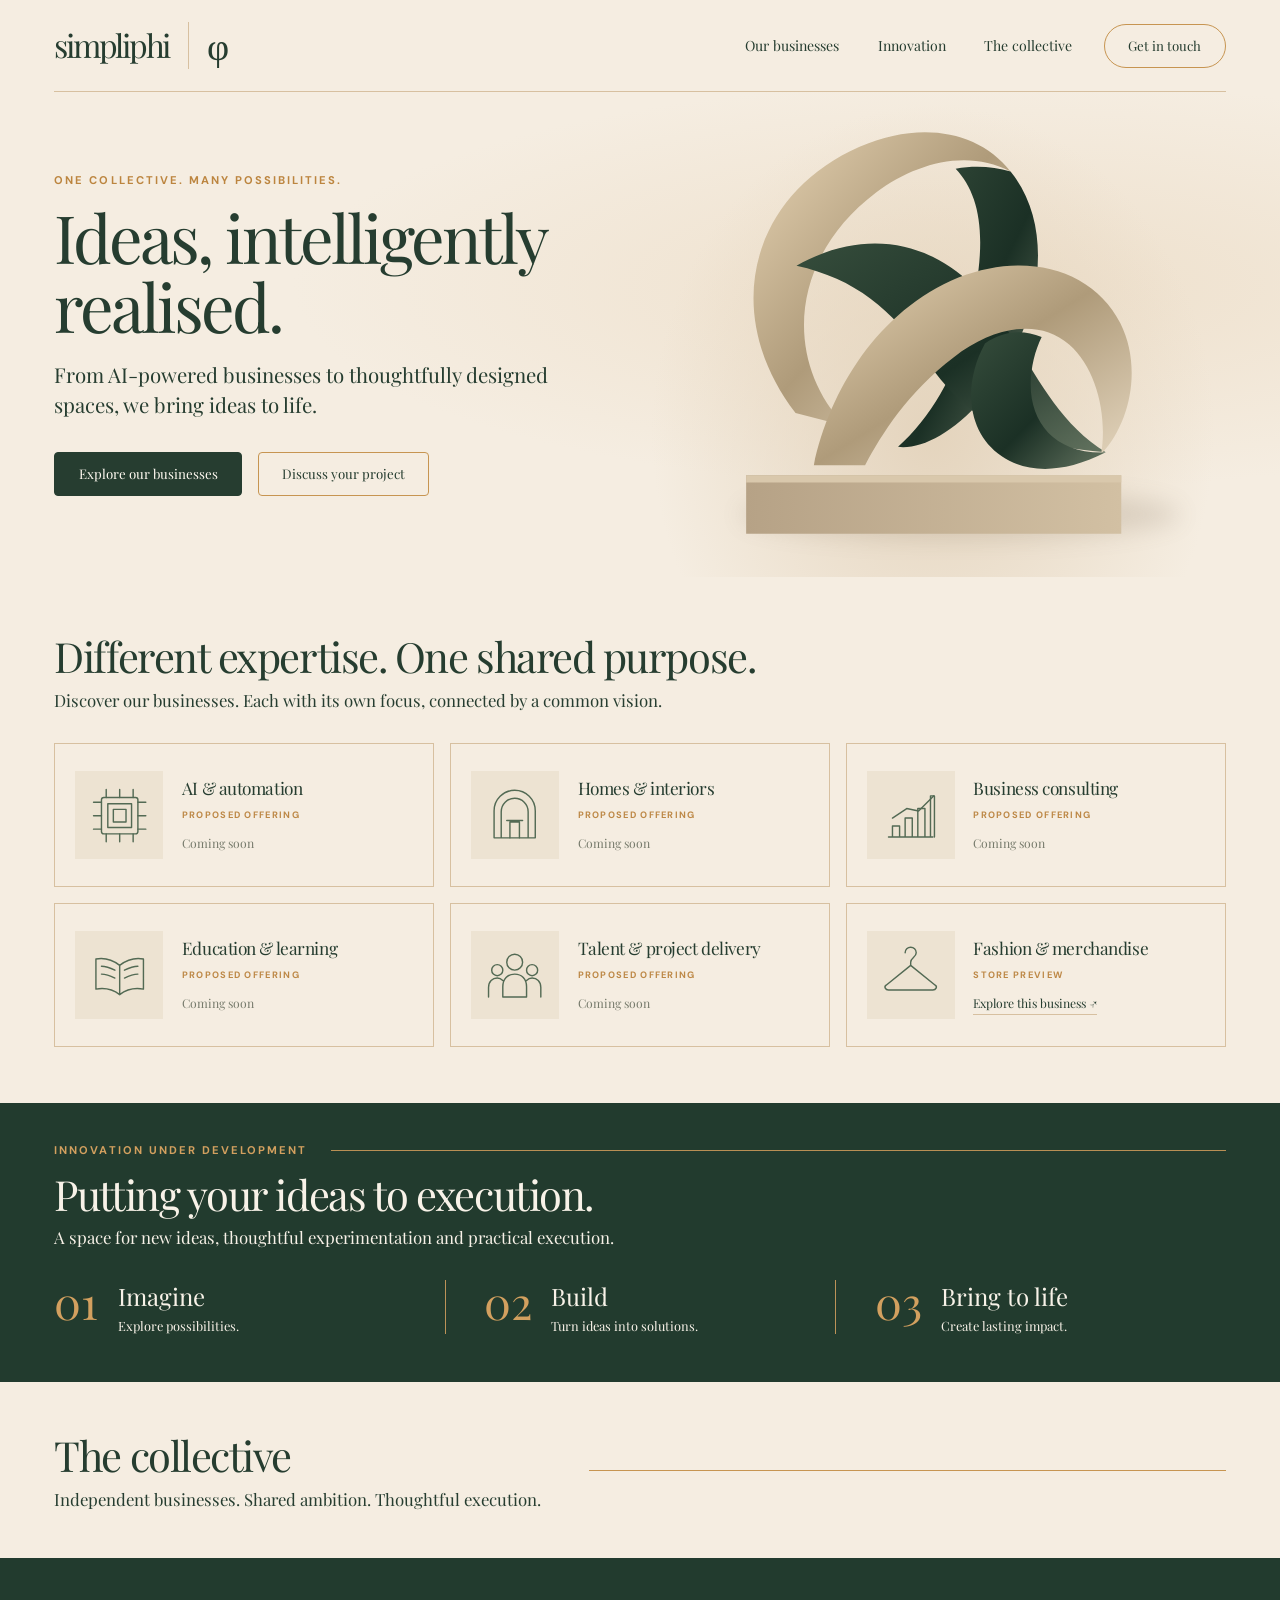
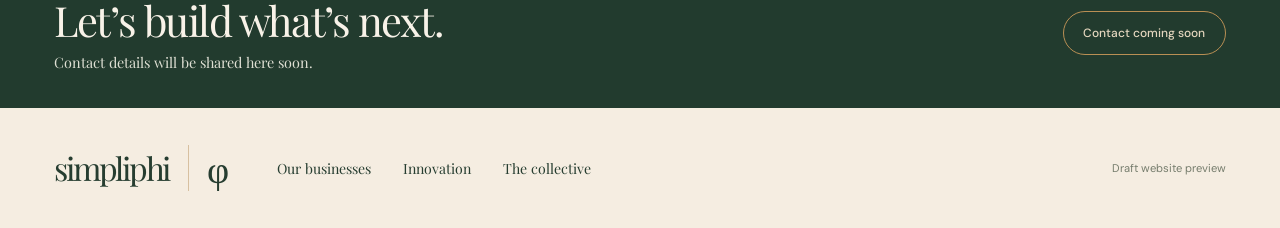
<file: main-website.html>
<!doctype html>
<html lang="en">
  <head>
    <meta charset="UTF-8" />
    <meta name="viewport" content="width=device-width, initial-scale=1" />
    <meta name="description" content="Explore SimpliPhi's proposed businesses and ideas." />
    <title>SimpliPhi | One collective, many possibilities</title>
    <link rel="preconnect" href="https://fonts.googleapis.com" />
    <link rel="preconnect" href="https://fonts.gstatic.com" crossorigin />
    <link href="https://fonts.googleapis.com/css2?family=DM+Sans:wght@400;500;600;700&family=Playfair+Display:wght@400;500;600&display=swap" rel="stylesheet" />
    <link rel="stylesheet" href="main-website.css?v=1" />
  </head>
  <body>
    <header class="site-header wrap">
      <a class="brand" href="#top" aria-label="SimpliPhi home"><span>simpliphi</span><span class="brand-symbol">φ</span></a>
      <nav aria-label="Main navigation">
        <a href="#businesses">Our businesses</a>
        <a href="#innovation">Innovation</a>
        <a href="#collective">The collective</a>
      </nav>
      <a class="button button-outline header-contact" href="#contact">Get in touch</a>
    </header>

    <main id="top">
      <section class="hero">
        <div class="wrap hero-layout">
          <div class="hero-copy">
            <p class="eyebrow">One collective. Many possibilities.</p>
            <h1>Ideas, intelligently realised.</h1>
            <p class="hero-intro">From AI-powered businesses to thoughtfully designed spaces, we bring ideas to life.</p>
            <div class="hero-actions">
              <a class="button button-dark" href="#businesses">Explore our businesses</a>
              <a class="button button-outline" href="#contact">Discuss your project</a>
            </div>
          </div>
          <div class="hero-art" aria-hidden="true">
            <svg viewBox="0 0 640 520" xmlns="http://www.w3.org/2000/svg">
              <defs>
                <linearGradient id="stone" x1="0" x2="1" y1="0" y2="1"><stop stop-color="#e6d3b3"/><stop offset=".5" stop-color="#af9b7a"/><stop offset="1" stop-color="#e5d7c0"/></linearGradient>
                <linearGradient id="forest" x1="0" x2="1" y1="0" y2="1"><stop stop-color="#364d3c"/><stop offset=".55" stop-color="#1b3025"/><stop offset="1" stop-color="#647460"/></linearGradient>
                <linearGradient id="plinth" x1="0" x2="1"><stop stop-color="#b6a286"/><stop offset="1" stop-color="#d2c0a3"/></linearGradient>
                <filter id="shadow" x="-30%" y="-30%" width="160%" height="170%"><feGaussianBlur stdDeviation="13"/></filter>
              </defs>
              <ellipse cx="350" cy="452" rx="240" ry="27" fill="#6e5d49" opacity=".17" filter="url(#shadow)"/>
              <path d="M170 341C87 233 120 103 240 50c64-28 129-19 165 27-48-25-104-9-147 23-94 71-102 183-34 255z" fill="url(#stone)"/>
              <path d="M405 77c54 67 30 178-32 250-32 37-67 54-91 51 35-31 63-80 75-128 24-91 18-144-12-176 22-4 42-2 60 3z" fill="url(#forest)"/>
              <path d="M171 180c77-43 146-24 192 21 55 54 74 138 146 183-97-9-149-31-197-102-36-54-77-88-141-102z" fill="url(#forest)"/>
              <path d="M190 398c17-81 70-169 158-205 72-29 147-10 177 50 24 48 11 109-21 143 7-42-5-94-35-120-34-29-83-19-126 14-50 38-79 84-97 118z" fill="url(#stone)"/>
              <path d="M377 265c-25 46-19 98 18 123 26 18 65 21 114-4-55 2-82-32-82-74 0-19 5-38 12-52-22-9-43-6-62 7z" fill="url(#forest)"/>
              <path d="M116 409h410v64H116z" fill="url(#plinth)"/>
              <path d="M116 409h410v8H116z" fill="#d9c8ac"/>
            </svg>
          </div>
        </div>
      </section>

      <section class="businesses wrap" id="businesses">
        <div class="section-intro">
          <h2>Different expertise. One shared purpose.</h2>
          <p>Discover our businesses. Each with its own focus, connected by a common vision.</p>
        </div>
        <div class="business-grid">
          <article class="business-card">
            <div class="business-icon" aria-hidden="true"><svg viewBox="0 0 80 80"><rect x="17" y="17" width="46" height="46" rx="3"/><rect x="25" y="25" width="30" height="30"/><path d="M32 32h16v16H32zM23 7v10M40 7v10M57 7v10M23 63v10M40 63v10M57 63v10M7 23h10M7 40h10M7 57h10M63 23h10M63 40h10M63 57h10"/></svg></div>
            <div><h3>AI &amp; automation</h3><p class="card-label">Proposed offering</p><span class="card-pending">Coming soon</span></div>
          </article>
          <article class="business-card">
            <div class="business-icon" aria-hidden="true"><svg viewBox="0 0 80 80"><path d="M14 68V34a26 26 0 0 1 52 0v34zM23 68V35a17 17 0 0 1 34 0v33"/><path d="M34 68V48h12v20M30 46h20"/></svg></div>
            <div><h3>Homes &amp; interiors</h3><p class="card-label">Proposed offering</p><span class="card-pending">Coming soon</span></div>
          </article>
          <article class="business-card">
            <div class="business-icon" aria-hidden="true"><svg viewBox="0 0 80 80"><path d="M12 67h56M17 67V53h9v14M33 67V43h9v24M49 67V31h9v36M65 67V15h5v52"/><path d="M17 43l18-12 15 3 19-19"/></svg></div>
            <div><h3>Business consulting</h3><p class="card-label">Proposed offering</p><span class="card-pending">Coming soon</span></div>
          </article>
          <article class="business-card">
            <div class="business-icon" aria-hidden="true"><svg viewBox="0 0 80 80"><path d="M40 64c-9-7-19-9-30-7V19c11-2 21 1 30 8 9-7 19-10 30-8v38c-11-2-21 0-30 7zM40 27v37M17 28c6 0 11 2 17 5M17 38c6 0 11 2 17 5M46 33c6-3 11-5 17-5M46 43c6-3 11-5 17-5"/></svg></div>
            <div><h3>Education &amp; learning</h3><p class="card-label">Proposed offering</p><span class="card-pending">Coming soon</span></div>
          </article>
          <article class="business-card">
            <div class="business-icon" aria-hidden="true"><svg viewBox="0 0 80 80"><circle cx="40" cy="23" r="10"/><circle cx="18" cy="33" r="7"/><circle cx="62" cy="33" r="7"/><path d="M25 67V54c0-10 6-16 15-16s15 6 15 16v13zM7 67V55c0-8 5-12 11-12 3 0 5 1 7 3M73 67V55c0-8-5-12-11-12-3 0-5 1-7 3"/></svg></div>
            <div><h3>Talent &amp; project delivery</h3><p class="card-label">Proposed offering</p><span class="card-pending">Coming soon</span></div>
          </article>
          <article class="business-card">
            <div class="business-icon" aria-hidden="true"><svg viewBox="0 0 80 80"><path d="M40 27v-4c0-6 7-6 7-12a7 7 0 0 0-14 0M40 27 9 52c-3 2-1 6 3 6h56c4 0 6-4 3-6z"/></svg></div>
            <div><h3>Fashion &amp; merchandise</h3><p class="card-label">Store preview</p><a class="card-link" href="index.html">Explore this business <span aria-hidden="true">↗</span></a></div>
          </article>
        </div>
      </section>

      <section class="innovation" id="innovation">
        <div class="wrap">
          <div class="section-rule"><p class="eyebrow">Innovation under development</p><span></span></div>
          <h2>Putting your ideas to execution.</h2>
          <p>A space for new ideas, thoughtful experimentation and practical execution.</p>
          <div class="steps">
            <article><span>01</span><div><h3>Imagine</h3><p>Explore possibilities.</p></div></article>
            <article><span>02</span><div><h3>Build</h3><p>Turn ideas into solutions.</p></div></article>
            <article><span>03</span><div><h3>Bring to life</h3><p>Create lasting impact.</p></div></article>
          </div>
        </div>
      </section>

      <section class="collective wrap" id="collective">
        <div><h2>The collective</h2><p>Independent businesses. Shared ambition. Thoughtful execution.</p></div>
        <span aria-hidden="true"></span>
      </section>
      <section class="contact" id="contact">
        <div class="wrap contact-inner">
          <div><h2>Let’s build what’s next.</h2><p>Contact details will be shared here soon.</p></div>
          <span class="contact-status">Contact coming soon</span>
        </div>
      </section>
    </main>
    <footer class="wrap site-footer">
      <a class="brand" href="#top" aria-label="SimpliPhi home"><span>simpliphi</span><span class="brand-symbol">φ</span></a>
      <nav aria-label="Footer navigation">
        <a href="#businesses">Our businesses</a><a href="#innovation">Innovation</a><a href="#collective">The collective</a>
      </nav>
      <p>Draft website preview</p>
    </footer>
  </body>
</html>
</file>
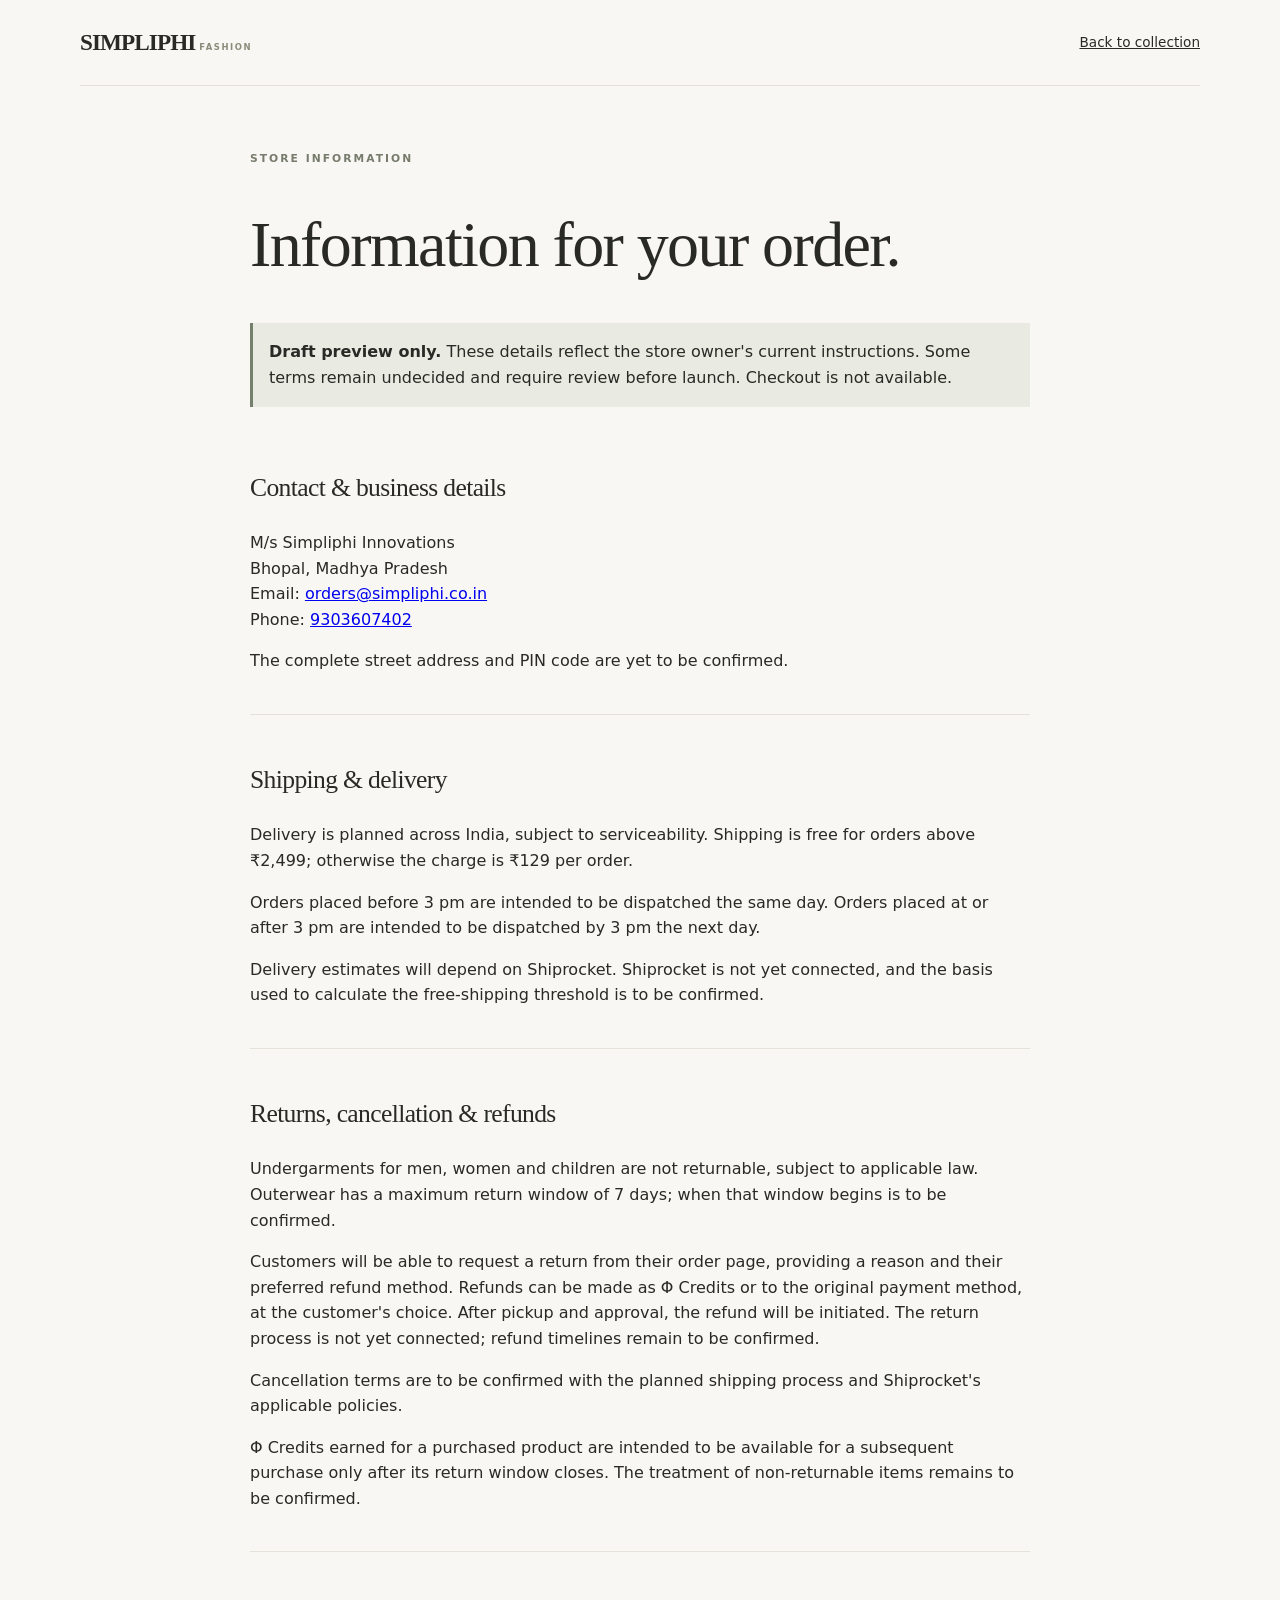
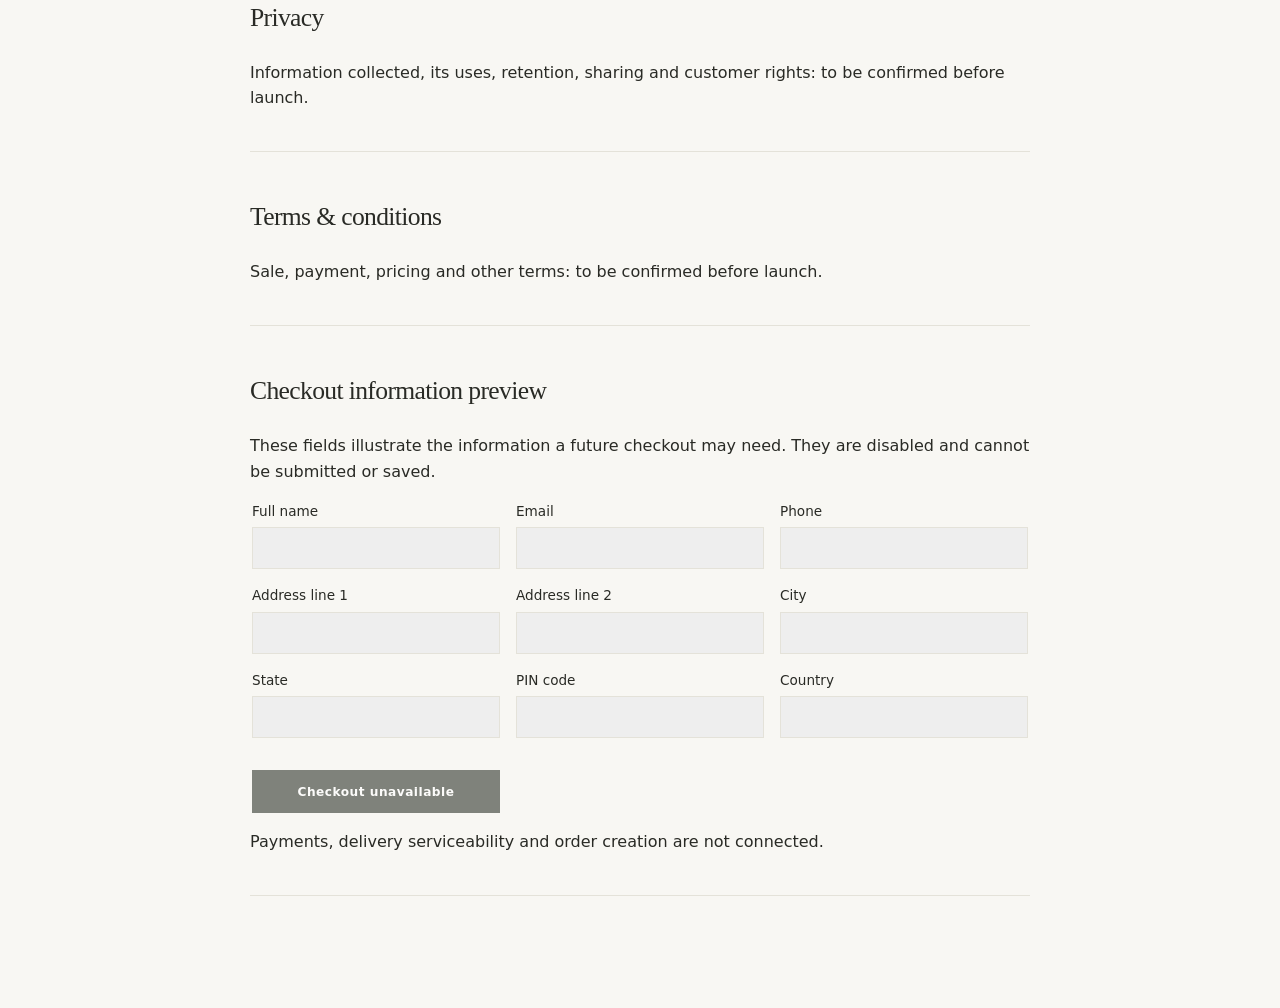
<file: store-information.html>
<!doctype html>
<html lang="en">
  <head>
    <meta charset="UTF-8" />
    <meta name="viewport" content="width=device-width, initial-scale=1.0" />
    <title>Store information | SimpliPhi Fashion</title>
    <link rel="stylesheet" href="styles.css?v=20261125-information" />
  </head>
  <body>
    <header class="information-header">
      <a class="logo" href="index.html">SIMPLIPHI<span>FASHION</span></a>
      <a href="index.html#products">Back to collection</a>
    </header>
    <main class="information-page">
      <p class="section-kicker">Store information</p>
      <h1>Information for your order.</h1>
      <p class="information-notice"><strong>Draft preview only.</strong> These details reflect the store owner's current instructions. Some terms remain undecided and require review before launch. Checkout is not available.</p>

      <section id="contact">
        <h2>Contact & business details</h2>
        <p>M/s Simpliphi Innovations<br />Bhopal, Madhya Pradesh<br />
          Email: <a href="mailto:orders@simpliphi.co.in">orders@simpliphi.co.in</a><br />
          Phone: <a href="tel:+919303607402">9303607402</a>
        </p>
        <p>The complete street address and PIN code are yet to be confirmed.</p>
      </section>
      <section id="shipping">
        <h2>Shipping & delivery</h2>
        <p>Delivery is planned across India, subject to serviceability. Shipping is free for orders above ₹2,499; otherwise the charge is ₹129 per order.</p>
        <p>Orders placed before 3 pm are intended to be dispatched the same day. Orders placed at or after 3 pm are intended to be dispatched by 3 pm the next day.</p>
        <p>Delivery estimates will depend on Shiprocket. Shiprocket is not yet connected, and the basis used to calculate the free-shipping threshold is to be confirmed.</p>
      </section>
      <section id="returns">
        <h2>Returns, cancellation & refunds</h2>
        <p>Undergarments for men, women and children are not returnable, subject to applicable law. Outerwear has a maximum return window of 7 days; when that window begins is to be confirmed.</p>
        <p>Customers will be able to request a return from their order page, providing a reason and their preferred refund method. Refunds can be made as Φ Credits or to the original payment method, at the customer's choice. After pickup and approval, the refund will be initiated. The return process is not yet connected; refund timelines remain to be confirmed.</p>
        <p>Cancellation terms are to be confirmed with the planned shipping process and Shiprocket's applicable policies.</p>
        <p>Φ Credits earned for a purchased product are intended to be available for a subsequent purchase only after its return window closes. The treatment of non-returnable items remains to be confirmed.</p>
      </section>
      <section id="privacy">
        <h2>Privacy</h2>
        <p>Information collected, its uses, retention, sharing and customer rights: to be confirmed before launch.</p>
      </section>
      <section id="terms">
        <h2>Terms & conditions</h2>
        <p>Sale, payment, pricing and other terms: to be confirmed before launch.</p>
      </section>
      <section id="checkout-preview">
        <h2>Checkout information preview</h2>
        <p>These fields illustrate the information a future checkout may need. They are disabled and cannot be submitted or saved.</p>
        <form class="checkout-preview">
          <fieldset disabled>
            <label>Full name <input type="text" autocomplete="name" /></label>
            <label>Email <input type="email" autocomplete="email" /></label>
            <label>Phone <input type="tel" autocomplete="tel" /></label>
            <label>Address line 1 <input type="text" autocomplete="address-line1" /></label>
            <label>Address line 2 <input type="text" autocomplete="address-line2" /></label>
            <label>City <input type="text" autocomplete="address-level2" /></label>
            <label>State <input type="text" autocomplete="address-level1" /></label>
            <label>PIN code <input type="text" inputmode="numeric" autocomplete="postal-code" /></label>
            <label>Country <input type="text" autocomplete="country-name" /></label>
            <button type="submit" class="btn">Checkout unavailable</button>
          </fieldset>
        </form>
        <p>Payments, delivery serviceability and order creation are not connected.</p>
      </section>
    </main>
  </body>
</html>
</file>
<file: main-website.css>
:root {
  --ink: #263d30;
  --cream: #f5ede1;
  --gold: #c79551;
  --line: #d7c0a0;
  --serif: 'Playfair Display', Georgia, serif;
  --sans: 'DM Sans', Arial, sans-serif;
}

* { box-sizing: border-box; }
html { scroll-behavior: smooth; }
body { margin: 0; background: var(--cream); color: var(--ink); font-family: var(--serif); }
a { color: inherit; }
.wrap { width: min(1280px, 91.5%); margin-inline: auto; }
.site-header { min-height: 92px; display: flex; align-items: center; gap: 2rem; border-bottom: 1px solid var(--line); }
.brand { display: inline-flex; align-items: center; gap: 1.15rem; text-decoration: none; font-size: 2rem; letter-spacing: -.07em; line-height: 1; white-space: nowrap; }
.brand-symbol { border-left: 1px solid var(--line); padding: .2rem 0 .3rem 1.15rem; font-size: 2.4rem; letter-spacing: 0; }
.site-header nav { display: flex; gap: clamp(1.3rem, 3vw, 3.2rem); margin-left: auto; }
.site-header nav a, .site-footer nav a { text-decoration: none; font-size: .88rem; }
.site-header nav a:hover, .site-footer nav a:hover { text-decoration: underline; text-underline-offset: .3em; }
.button { display: inline-flex; align-items: center; justify-content: center; min-height: 44px; padding: .7rem 1.45rem; border: 1px solid var(--gold); border-radius: 4px; text-decoration: none; font-size: .83rem; transition: background .2s, color .2s; }
.button-dark { color: #fffaf1; background: var(--ink); border-color: var(--ink); }
.button-dark:hover { background: #3a5543; }
.button-outline:hover { background: var(--ink); color: #fffaf1; border-color: var(--ink); }
.header-contact { border-radius: 40px; white-space: nowrap; }
.hero { background: radial-gradient(ellipse at 78% 40%, #eee0cc, transparent 50%); overflow: hidden; }
.hero-layout { min-height: 485px; display: grid; grid-template-columns: 1fr 1fr; align-items: center; }
.hero-copy { position: relative; z-index: 1; padding: 3.5rem 0; }
.eyebrow { color: #bc853f; font: 700 .7rem var(--sans); text-transform: uppercase; letter-spacing: .18em; }
h1, h2, h3, p { margin-top: 0; }
.hero h1 { max-width: 600px; margin: .9rem 0 1.2rem; font-size: clamp(3rem, 5.2vw, 5.4rem); line-height: 1.05; font-weight: 400; letter-spacing: -.045em; }
.hero-intro { max-width: 510px; font-size: clamp(1.1rem, 1.6vw, 1.45rem); line-height: 1.45; }
.hero-actions { display: flex; flex-wrap: wrap; gap: 1rem; margin-top: 2rem; }
.hero-art { align-self: stretch; display: flex; align-items: end; justify-content: center; background: radial-gradient(ellipse at 50% 70%, #e4d4bd 0%, transparent 68%); }
.hero-art svg { width: 100%; max-height: 510px; display: block; }
.businesses { padding-top: 3.4rem; padding-bottom: 3.5rem; }
.section-intro h2, .innovation h2, .collective h2, .contact h2 { margin: 0; font-size: clamp(2rem, 3.25vw, 3.35rem); font-weight: 400; line-height: 1.2; letter-spacing: -.035em; }
.section-intro p, .collective p { margin: .5rem 0 0; font-size: 1.05rem; }
.business-grid { display: grid; grid-template-columns: repeat(3, minmax(0, 1fr)); gap: 1rem; margin-top: 2rem; }
.business-card { min-height: 144px; display: grid; grid-template-columns: 88px minmax(0, 1fr); align-items: center; gap: 1.15rem; padding: 1.25rem; border: 1px solid var(--line); }
.business-icon { display: grid; place-items: center; width: 88px; height: 88px; background: #ede3d2; }
.business-icon svg { width: 72%; fill: none; stroke: #536a54; stroke-width: 1.8; stroke-linecap: round; stroke-linejoin: round; }
.business-card h3 { margin: 0 0 .65rem; font-size: clamp(1.05rem, 1.35vw, 1.35rem); font-weight: 400; line-height: 1.18; letter-spacing: -.025em; }
.card-label { margin: 0 0 .65rem; color: #bd8846; font: 700 .58rem var(--sans); letter-spacing: .14em; text-transform: uppercase; }
.card-link, .card-pending { font-size: .76rem; }
.card-link { text-decoration: none; border-bottom: 1px solid var(--line); padding-bottom: .15rem; }
.card-link:hover { border-color: var(--ink); }
.card-pending { color: #777b6c; }
.innovation { padding: 2.5rem 0 3rem; background: #223b2e; color: #f8f2e8; }
.section-rule { display: flex; align-items: center; gap: 1.5rem; }
.section-rule .eyebrow { white-space: nowrap; margin: 0; color: #d3a05f; }
.section-rule span { width: 100%; height: 1px; background: #b98f54; }
.innovation h2 { margin-top: .75rem; }
.innovation > .wrap > p { margin: .4rem 0 0; font-size: 1.05rem; }
.steps { display: grid; grid-template-columns: repeat(3, minmax(0, 1fr)); margin-top: 2rem; }
.steps article { display: flex; gap: 1.2rem; padding: 0 2.4rem; border-left: 1px solid #bc9258; }
.steps article:first-child { padding-left: 0; border-left: 0; }
.steps article > span { color: #d3a05f; font-size: 2.8rem; line-height: 1; }
.steps h3 { margin: 0 0 .35rem; font-size: 1.5rem; font-weight: 400; }
.steps p { margin: 0; font-size: .8rem; }
.collective { display: flex; align-items: center; gap: 3rem; padding-top: 3rem; padding-bottom: 3rem; }
.collective > span { flex: 1; height: 1px; background: var(--gold); }
.contact { background: #223b2e; color: #f8f2e8; }
.contact-inner { min-height: 150px; display: flex; align-items: center; justify-content: space-between; gap: 2rem; padding-top: 1.5rem; padding-bottom: 1.5rem; }
.contact p { margin: .45rem 0 0; color: #dedfd3; font-size: .9rem; }
.contact-status { color: #e4d6be; font: 500 .75rem var(--sans); border: 1px solid #b98f54; border-radius: 40px; padding: .8rem 1.2rem; white-space: nowrap; }
.site-footer { min-height: 120px; display: flex; align-items: center; gap: 3rem; }
.site-footer nav { display: flex; flex-wrap: wrap; gap: 2rem; }
.site-footer p { margin: 0 0 0 auto; color: #767d6d; font: .7rem var(--sans); }
:focus-visible { outline: 3px solid #bd8846; outline-offset: 4px; }
@media (max-width: 900px) {
  .site-header { flex-wrap: wrap; gap: 1rem; padding: 1rem 0; }
  .site-header nav { order: 3; width: 100%; justify-content: center; }
  .header-contact { margin-left: auto; }
  .business-grid { grid-template-columns: repeat(2, minmax(0, 1fr)); }
  .business-card { grid-template-columns: 72px minmax(0, 1fr); }
  .business-icon { width: 72px; height: 72px; }
}
@media (max-width: 600px) {
  .wrap { width: 90%; }
  .brand { font-size: 1.6rem; }
  .brand-symbol { font-size: 2rem; }
  .site-header nav { gap: 1rem; justify-content: space-between; }
  .site-header nav a { font-size: .74rem; }
  .header-contact { padding: .5rem .85rem; min-height: 38px; font-size: .75rem; }
  .hero-layout { grid-template-columns: 1fr; }
  .hero-copy { padding: 3rem 0 1rem; }
  .hero h1 { font-size: clamp(2.9rem, 12vw, 4rem); }
  .hero-art svg { max-height: 340px; }
  .business-grid { grid-template-columns: 1fr; }
  .business-card { min-height: 120px; }
  .steps { grid-template-columns: 1fr; gap: 1.5rem; }
  .steps article { padding: 0; border-left: 0; }
  .collective { gap: 1rem; }
  .collective > span { min-width: 35px; }
  .contact-inner { align-items: flex-start; flex-direction: column; }
  .site-footer { flex-wrap: wrap; gap: 1.5rem; padding: 2rem 0; }
  .site-footer nav { gap: 1rem; }
  .site-footer p { width: 100%; margin: 0; }
}
</file>
<file: styles.css>
:root {
  --bg: #f4f7fb;
  --text: #111827;
  --muted: #5f6b7d;
  --accent: #2563eb;
  --accent-dark: #1d4ed8;
  --surface: #ffffff;
  --line: #d7e2f2;
  --ok: #1f8f4b;
  --shadow: 0 10px 28px rgba(28, 52, 84, 0.12);
}

* {
  box-sizing: border-box;
}

body {
  margin: 0;
  font-family: Inter, system-ui, -apple-system, Segoe UI, Roboto, Arial, sans-serif;
  background: radial-gradient(circle at top, #eff4ff 0%, var(--bg) 48%, #f9fbff 100%);
  color: var(--text);
  line-height: 1.45;
}

h1,
h2,
h3,
h4 {
  font-family: 'Space Grotesk', Inter, sans-serif;
  letter-spacing: 0.01em;
}

.container {
  width: min(1240px, 92vw);
  margin: 0 auto;
}

.top-strip {
  background: #111318;
  color: #fff;
  text-align: center;
  font-size: 0.85rem;
  padding: 0.55rem;
  display: flex;
  justify-content: center;
  align-items: center;
  gap: 0.55rem;
  flex-wrap: wrap;
}

.strip-divider {
  opacity: 0.4;
}

.phi-inline {
  display: inline-flex;
  align-items: center;
  gap: 0.3rem;
  font-weight: 700;
}

.phi-mark {
  display: inline-grid;
  place-items: center;
  width: 1.1rem;
  height: 1.1rem;
  border-radius: 50%;
  background: rgba(255, 255, 255, 0.14);
  border: 1px solid rgba(255, 255, 255, 0.3);
  font-size: 0.78rem;
}

.site-header {
  position: sticky;
  top: 0;
  z-index: 30;
  background: rgba(248, 251, 255, 0.9);
  backdrop-filter: blur(8px);
  border-bottom: 1px solid var(--line);
}

.nav-wrap {
  display: flex;
  align-items: center;
  justify-content: space-between;
  gap: clamp(0.7rem, 1.5vw, 1rem);
  min-height: clamp(64px, 7vw, 74px);
}

.logo {
  text-decoration: none;
  font-weight: 800;
  letter-spacing: 0.04em;
  color: var(--text);
}

.logo span {
  color: var(--accent);
}

.main-nav {
  display: flex;
  gap: clamp(0.6rem, 1.5vw, 1.1rem);
}

.main-nav a,
.site-footer a {
  text-decoration: none;
  color: var(--text);
  font-weight: 500;
  position: relative;
}

.main-nav a:hover,
.site-footer a:hover {
  color: var(--accent);
}

.main-nav a::after {
  content: "";
  position: absolute;
  left: 0;
  bottom: -6px;
  width: 0;
  height: 2px;
  background: var(--accent);
  transition: width 0.2s ease;
}

.main-nav a:hover::after {
  width: 100%;
}

.actions {
  display: flex;
  gap: 0.5rem;
  align-items: center;
  flex-wrap: wrap;
  justify-content: flex-end;
}

.header-session {
  display: inline-flex;
  align-items: center;
  gap: 0.4rem;
  background: #fff;
  border: 1px solid var(--line);
  border-radius: 999px;
  padding: 0.2rem 0.35rem 0.2rem 0.2rem;
}

.hero {
  position: relative;
  height: clamp(420px, 70vh, 660px);
  overflow: hidden;
}

.hero-slide {
  position: absolute;
  inset: 0;
  opacity: 0;
  transition: opacity 0.45s ease;
  background-image: linear-gradient(to right, rgba(14, 18, 35, 0.62), rgba(38, 11, 79, 0.18)), var(--bg);
  background-size: cover;
  background-position: center;
}

.hero-slide::before {
  content: "";
  position: absolute;
  inset: 0;
  background-image: var(--bg);
  background-size: cover;
  background-position: center;
  z-index: -1;
}

.hero-slide.active {
  opacity: 1;
}

.hero-content {
  color: #fff;
  padding-top: clamp(8rem, 15vw, 12rem);
}

.eyebrow {
  text-transform: uppercase;
  letter-spacing: 0.08em;
  font-size: 0.75rem;
  margin-bottom: 0.5rem;
  color: #f0dfe2;
}

.hero h1 {
  font-size: clamp(2rem, 4.8vw, 3.8rem);
  margin: 0;
  max-width: 680px;
}

.hero p {
  max-width: 520px;
}

.btn {
  display: inline-block;
  margin-top: 1rem;
  background: linear-gradient(135deg, var(--accent) 0%, #ec4899 100%);
  color: #fff;
  text-decoration: none;
  font-weight: 600;
  border: 1px solid rgba(0, 0, 0, 0.06);
  padding: 0.72rem 1.1rem;
  border-radius: 0.6rem;
  cursor: pointer;
  transition: all 0.2s ease;
  box-shadow: 0 10px 24px rgba(124, 58, 237, 0.27);
}

.btn:hover {
  background: linear-gradient(135deg, var(--accent-dark) 0%, #be185d 100%);
  border-color: var(--accent-dark);
}

.btn.ghost {
  background: #fff;
  color: var(--accent);
  border-color: var(--line);
}

.btn.ghost:hover {
  border-color: var(--accent);
  background: #fff;
}

.hero-controls {
  position: absolute;
  right: 2rem;
  bottom: 2rem;
  display: flex;
  gap: 0.5rem;
}

.hero-controls button {
  width: 44px;
  height: 44px;
  border: none;
  border-radius: 50%;
  background: rgba(255, 255, 255, 0.92);
  font-size: 1.4rem;
  cursor: pointer;
}

.section {
  margin: clamp(2rem, 4.5vw, 3rem) auto;
}

.offer-band {
  display: grid;
  grid-template-columns: 1fr 1fr;
  gap: 1rem;
}

.phi-credit-section {
  margin-top: 0.4rem;
}

.phi-credit-card {
  background: linear-gradient(120deg, #1e1b4b 0%, #312e81 40%, #7c3aed 100%);
  color: #fff;
  border-radius: 1rem;
  border: 1px solid rgba(255, 255, 255, 0.18);
  padding: 1rem;
  display: grid;
  grid-template-columns: auto 1fr;
  gap: 1rem;
  align-items: center;
}

.phi-credit-card .muted {
  color: rgba(255, 255, 255, 0.82);
}

.phi-badge-large {
  width: 66px;
  height: 66px;
  border-radius: 999px;
  display: grid;
  place-items: center;
  font-size: 2rem;
  font-weight: 800;
  background: radial-gradient(circle at 30% 30%, #67e8f9 0%, #22d3ee 42%, #7c3aed 100%);
  color: #ffffff;
  box-shadow: 0 0 0 4px rgba(255, 255, 255, 0.16), 0 12px 30px rgba(0, 0, 0, 0.25);
}

.offer-card {
  background: linear-gradient(180deg, #ffffff 0%, #f7f4ff 100%);
  border: 1px solid var(--line);
  border-radius: 1rem;
  padding: 1rem;
  box-shadow: var(--shadow);
}

.offer-card h3 {
  margin: 0.25rem 0 0.55rem;
}

.eyebrow.dark {
  color: #445;
  margin: 0;
}

.progress-wrap {
  height: 9px;
  border-radius: 999px;
  background: #e8edff;
  overflow: hidden;
  margin: 0.65rem 0;
}

.progress-bar {
  height: 100%;
  width: 0%;
  border-radius: 999px;
  background: linear-gradient(90deg, #7c3aed, #ec4899);
  transition: width 0.28s ease;
}

.stats-strip {
  margin-top: 1.2rem;
  display: grid;
  grid-template-columns: repeat(auto-fit, minmax(190px, 1fr));
  gap: 0.8rem;
}

.stats-strip article {
  background: linear-gradient(180deg, #ffffff 0%, #f2f7ff 100%);
  border: 1px solid var(--line);
  border-radius: 0.9rem;
  padding: 1rem;
  box-shadow: var(--shadow);
}

.stats-strip strong {
  display: block;
  font-size: 1.2rem;
}

.stats-strip span {
  color: var(--muted);
  font-size: 0.9rem;
}

.section-head {
  display: flex;
  justify-content: space-between;
  align-items: center;
}

.section-head a {
  color: var(--accent);
  text-decoration: none;
  font-weight: 600;
}

.chips {
  display: flex;
  flex-wrap: wrap;
  gap: 0.7rem;
  margin-top: 1rem;
}

.chip {
  border: 1px solid var(--line);
  border-radius: 999px;
  background: #fff;
  padding: 0.6rem 1rem;
  cursor: pointer;
}

.chip.active {
  border-color: var(--accent);
  color: var(--accent);
}

.products-grid {
  display: grid;
  grid-template-columns: repeat(auto-fit, minmax(220px, 1fr));
  gap: clamp(0.8rem, 1.6vw, 1.1rem);
}

.rolling-viewer {
  display: grid;
  grid-template-columns: auto minmax(0, 1fr) auto;
  align-items: center;
  gap: 0.6rem;
}

.roll-track {
  display: grid;
  grid-auto-flow: column;
  grid-auto-columns: minmax(220px, 260px);
  gap: 0.8rem;
  overflow-x: auto;
  scroll-snap-type: x mandatory;
  padding-bottom: 0.5rem;
}

.roll-track::-webkit-scrollbar {
  height: 8px;
}

.roll-track::-webkit-scrollbar-thumb {
  background: #d6dbe5;
  border-radius: 20px;
}

.roll-item {
  background: linear-gradient(180deg, #ffffff 0%, #f6f4ff 100%);
  border: 1px solid var(--line);
  border-radius: 0.9rem;
  padding: 0;
  color: var(--text);
  font: inherit;
  text-align: left;
  overflow: hidden;
  cursor: pointer;
  scroll-snap-align: start;
  box-shadow: var(--shadow);
}

.roll-item img {
  width: 100%;
  height: 300px;
  object-fit: contain;
  display: block;
  background: #fff;
}

.roll-item-info {
  display: grid;
  gap: 0.35rem;
  padding: 0.9rem;
}

.roll-item-style,
.roll-item-color {
  color: #62677a;
  font-size: 0.82rem;
}

.roll-item-name {
  font-weight: 600;
}

.roll-item:focus-visible {
  outline: 3px solid var(--accent);
  outline-offset: -3px;
}

.roll-nav {
  border: 1px solid var(--line);
  background: #fff;
  color: var(--text);
  width: 38px;
  height: 38px;
  border-radius: 50%;
  cursor: pointer;
}

.roll-nav:hover {
  border-color: var(--accent);
  color: var(--accent);
}

.product-card {
  background: linear-gradient(180deg, #ffffff 0%, #f6f3ff 100%);
  border: 1px solid var(--line);
  border-radius: 1rem;
  overflow: hidden;
  box-shadow: var(--shadow);
  transition: transform 0.2s ease, box-shadow 0.2s ease;
}

.product-card:hover {
  transform: translateY(-4px);
  box-shadow: 0 18px 38px rgba(58, 43, 140, 0.22);
}

.product-card img {
  width: 100%;
  aspect-ratio: 4 / 5;
  object-fit: cover;
  cursor: pointer;
}

.product-card h3,
.product-card p {
  margin: 0.8rem 1rem;
}

.product-card p {
  color: var(--muted);
  margin-top: 0;
  margin-bottom: 0.6rem;
}

.product-card .small-btn {
  margin: 0 1rem 1rem;
}

.product-actions {
  display: flex;
  flex-wrap: wrap;
  gap: 0.45rem;
  padding: 0 1rem 1rem;
}

.product-actions .small-btn {
  margin: 0;
  flex: 1 1 110px;
}

.promo {
  background: linear-gradient(115deg, #2d1b69 0%, #3b2f8f 45%, #0f172a 100%);
  color: #fff;
  margin-top: 4rem;
}

.promo-inner {
  min-height: 220px;
  display: flex;
  justify-content: space-between;
  align-items: center;
  gap: 1rem;
}

.newsletter {
  display: flex;
  gap: 0.5rem;
}

.newsletter input,
.newsletter button {
  height: 44px;
  border-radius: 0.5rem;
  border: 1px solid transparent;
}

.newsletter input {
  min-width: 280px;
  padding: 0 0.8rem;
}

.newsletter button {
  background: var(--accent);
  color: #fff;
  font-weight: 600;
  padding: 0 1rem;
}

.panel {
  background: linear-gradient(180deg, #ffffff 0%, #f9fbff 100%);
  border: 1px solid var(--line);
  border-radius: 1rem;
  box-shadow: var(--shadow);
  padding: 1.2rem;
}

.account-hero {
  margin-top: 0.9rem;
  border: 1px solid var(--line);
  border-radius: 0.9rem;
  padding: 0.9rem;
  background: linear-gradient(120deg, #eff6ff 0%, #f4f9ff 52%, #ffffff 100%);
  display: flex;
  justify-content: space-between;
  gap: 0.9rem;
  align-items: center;
}

.account-hero h3 {
  margin: 0.2rem 0 0.35rem;
}

.account-hero .eyebrow {
  margin-bottom: 0;
}

.account-hero-actions {
  display: flex;
  flex-wrap: wrap;
  gap: 0.45rem;
}

.account-hero-actions .small-btn {
  text-decoration: none;
  display: inline-flex;
  align-items: center;
}

.panel-head {
  display: flex;
  align-items: center;
  justify-content: space-between;
  gap: 1rem;
}

.panel-actions {
  display: flex;
  align-items: center;
  gap: 0.45rem;
}

.badge {
  background: #eef3ff;
  color: #2f4d84;
  font-size: 0.8rem;
  font-weight: 600;
  padding: 0.35rem 0.6rem;
  border-radius: 999px;
}

.badge.success {
  background: #e8f8ef;
  color: var(--ok);
}

.kpi-grid {
  display: grid;
  grid-template-columns: repeat(auto-fit, minmax(165px, 1fr));
  gap: 0.7rem;
  margin: 1rem 0;
}

.kpi-grid article {
  border: 1px solid var(--line);
  border-radius: 0.8rem;
  padding: 0.8rem;
  background: #fafbfd;
}

.kpi-grid h4 {
  margin: 0;
  font-size: 0.9rem;
  color: var(--muted);
  font-weight: 600;
}

.kpi-grid p {
  margin: 0.45rem 0 0;
  font-size: 1.2rem;
  font-weight: 700;
}

.admin-kpi {
  margin-top: 1rem;
}

.admin-tabs {
  display: flex;
  flex-wrap: wrap;
  gap: 0.55rem;
  margin: 1rem 0;
}

.admin-tab {
  border: 1px solid var(--line);
  background: #fff;
  color: var(--text);
  border-radius: 999px;
  padding: 0.5rem 0.85rem;
  font-weight: 600;
  cursor: pointer;
}

.admin-tab.active {
  border-color: var(--accent);
  color: var(--accent);
  background: #fff5f7;
}

.bar-chart {
  display: grid;
  grid-template-columns: repeat(7, 1fr);
  gap: 0.45rem;
  align-items: end;
  height: 180px;
  margin-top: 0.8rem;
}

.bar-col {
  display: flex;
  flex-direction: column;
  align-items: center;
  gap: 0.45rem;
}

.bar-fill {
  width: 100%;
  border-radius: 0.55rem 0.55rem 0 0;
  background: linear-gradient(180deg, #f43f5e, #be123c);
  min-height: 12px;
}

.bar-col small {
  color: var(--muted);
}

.geo-map {
  position: relative;
  border: 1px solid var(--line);
  border-radius: 0.9rem;
  overflow: hidden;
  background: #f8fafc;
  margin: 0.8rem 0;
}

.geo-map img {
  width: 100%;
  display: block;
  opacity: 0.85;
}

.geo-pins {
  position: absolute;
  inset: 0;
}

.geo-pin {
  position: absolute;
  width: 14px;
  height: 14px;
  border-radius: 50%;
  background: #e11d48;
  border: 2px solid #fff;
  box-shadow: 0 0 0 2px rgba(225, 29, 72, 0.2);
}

.geo-pin.customer {
  background: #2563eb;
  box-shadow: 0 0 0 2px rgba(37, 99, 235, 0.2);
}

.milestone-controls {
  border: 1px solid var(--line);
  border-radius: 0.75rem;
  padding: 0.7rem;
  background: #f8fbff;
}

.milestone-controls input {
  width: 100%;
}

.milestone-cards {
  display: grid;
  gap: 0.7rem;
  margin-top: 0.8rem;
}

.milestone-item {
  border: 1px solid var(--line);
  border-radius: 0.8rem;
  padding: 0.7rem;
  background: #fff;
}

.milestone-item h4 {
  margin: 0;
  font-size: 0.97rem;
}

.milestone-meta {
  display: flex;
  justify-content: space-between;
  gap: 0.6rem;
  color: var(--muted);
  font-size: 0.86rem;
  margin: 0.3rem 0 0.55rem;
}

.milestone-progress {
  height: 8px;
  border-radius: 999px;
  background: #eceff5;
  overflow: hidden;
}

.milestone-progress > span {
  display: block;
  height: 100%;
  background: linear-gradient(90deg, #2563eb, #4f46e5);
}

.milestone-status {
  margin-top: 0.5rem;
  font-size: 0.83rem;
  font-weight: 700;
}

.milestone-status.done {
  color: var(--ok);
}

.milestone-status.pending {
  color: #6b7280;
}

.split {
  display: grid;
  grid-template-columns: 1fr 1fr;
  gap: 0.9rem;
  margin-top: 0.9rem;
}

.card {
  border: 1px solid var(--line);
  border-radius: 0.9rem;
  padding: 1rem;
  background: linear-gradient(180deg, #ffffff 0%, #fbfdff 100%);
}

.card h3 {
  margin-top: 0;
}

.list {
  list-style: none;
  padding: 0;
  margin: 0;
}

.list li {
  padding: 0.6rem 0;
  border-bottom: 1px dashed var(--line);
  display: flex;
  justify-content: space-between;
  gap: 1rem;
}

.list li:last-child {
  border-bottom: none;
}

.table-wrap {
  overflow-x: auto;
}

.admin-table {
  width: 100%;
  border-collapse: collapse;
  min-width: 680px;
}

.admin-table th,
.admin-table td {
  text-align: left;
  padding: 0.7rem 0.55rem;
  border-bottom: 1px dashed var(--line);
  font-size: 0.9rem;
}

.admin-table th {
  color: #41536f;
  font-weight: 700;
}

.stock-pill {
  display: inline-flex;
  align-items: center;
  border-radius: 999px;
  border: 1px solid var(--line);
  background: #f4f8ff;
  color: #234165;
  padding: 0.18rem 0.52rem;
  font-size: 0.76rem;
  font-weight: 700;
}

.status-pill {
  display: inline-flex;
  align-items: center;
  border-radius: 999px;
  padding: 0.2rem 0.52rem;
  font-size: 0.76rem;
  font-weight: 700;
}

.status-pill.healthy {
  background: #eaf9f0;
  color: #1f8f4b;
  border: 1px solid #c9edd5;
}

.status-pill.low {
  background: #fff4e6;
  color: #b76112;
  border: 1px solid #ffd9b0;
}

.status-pill.out {
  background: #ffecee;
  color: #be123c;
  border: 1px solid #ffc6cf;
}

.mini-actions {
  display: inline-flex;
  gap: 0.35rem;
  flex-wrap: wrap;
}

.inline-form {
  display: flex;
  gap: 0.5rem;
}

.small-btn {
  border: 1px solid var(--line);
  background: #fff;
  color: var(--accent);
  border-radius: 0.45rem;
  height: 34px;
  padding: 0 0.65rem;
  font-weight: 600;
  cursor: pointer;
}

.small-btn:hover {
  border-color: var(--accent);
}

.inline-form input {
  border: 1px solid var(--line);
  border-radius: 0.55rem;
  height: 40px;
  padding: 0 0.7rem;
  width: 120px;
}

.inline-form select {
  border: 1px solid var(--line);
  border-radius: 0.55rem;
  height: 40px;
  padding: 0 0.6rem;
  background: #fff;
  min-width: 140px;
}

.muted {
  color: var(--muted);
}

.hidden {
  display: none;
}

.modal {
  position: fixed;
  inset: 0;
  background: rgba(0, 0, 0, 0.45);
  display: grid;
  place-items: center;
  z-index: 100;
}

.modal.hidden {
  display: none;
}

.modal-card {
  background: #fff;
  border-radius: 1rem;
  width: min(430px, 92%);
  padding: 1.1rem;
  box-shadow: var(--shadow);
}

.viewer-card {
  position: relative;
  background: #fff;
  border-radius: 1rem;
  width: min(980px, 94%);
  max-height: 92vh;
  overflow: hidden;
  box-shadow: var(--shadow);
}

.viewer-card img {
  width: 100%;
  max-height: 75vh;
  object-fit: contain;
  background: #f1f3f7;
}

.viewer-caption {
  display: flex;
  align-items: center;
  justify-content: space-between;
  padding: 0.8rem 1rem 1rem;
}

.viewer-caption h3 {
  margin: 0;
}

.viewer-actions {
  display: flex;
  flex-wrap: wrap;
  gap: 0.5rem;
}

.viewer-close {
  position: absolute;
  top: 10px;
  right: 10px;
  width: 36px;
  height: 36px;
  border: 1px solid var(--line);
  border-radius: 50%;
  background: #fff;
  font-size: 1.3rem;
  cursor: pointer;
}

.product-modal-card {
  --product-accent: #7c3aed;
  --product-accent-soft: #f2ecff;
  --product-bg: linear-gradient(165deg, #ffffff 0%, #f7f3ff 100%);
  position: relative;
  background: var(--product-bg);
  border-radius: 1rem;
  width: min(980px, 94%);
  max-height: 90vh;
  overflow-y: auto;
  box-shadow: var(--shadow);
  padding: 1rem;
  border: 1px solid color-mix(in srgb, var(--product-accent) 18%, #dbe4ff);
}

.product-modal-grid {
  display: grid;
  grid-template-columns: 1.1fr 1fr;
  gap: 1rem;
}

.product-main-image {
  width: 100%;
  max-height: 62vh;
  object-fit: contain;
  border: 1px solid color-mix(in srgb, var(--product-accent) 20%, #dbe4ff);
  border-radius: 0.8rem;
}

.product-thumbs {
  display: grid;
  grid-template-columns: repeat(4, 1fr);
  gap: 0.5rem;
  margin-top: 0.6rem;
}

.product-thumbs button {
  border: 1px solid var(--line);
  border-radius: 0.55rem;
  overflow: hidden;
  padding: 0;
  background: #fff;
  cursor: pointer;
}

.product-thumbs img {
  width: 100%;
  height: 80px;
  object-fit: cover;
  display: block;
}

.product-thumbs button.active {
  border-color: var(--product-accent);
}

.product-price {
  font-size: 1.25rem;
  font-weight: 800;
  margin: 0.2rem 0;
  color: var(--product-accent);
}

.product-modal-card h3 {
  font-family: "Space Grotesk", sans-serif;
  font-size: clamp(1.45rem, 2.5vw, 2rem);
  letter-spacing: -0.025em;
  line-height: 1.2;
  margin: 0.3rem 0;
}

.product-brand {
  margin: 0.4rem 0;
  font-weight: 700;
}

#productDescription, .product-meta {
  font-size: 0.96rem;
  line-height: 1.6;
}

.product-colors {
  display: flex;
  flex-wrap: wrap;
  gap: 0.5rem;
}

.product-color {
  width: 96px;
  padding: 0.25rem;
  border: 1px solid var(--line);
  border-radius: 0.55rem;
  background: #fff;
  cursor: pointer;
  font: inherit;
}

.product-color img {
  width: 100%;
  aspect-ratio: 3 / 4;
  object-fit: cover;
  border-radius: 0.35rem;
}

.product-color span {
  display: block;
  padding: 0.25rem 0;
  font-size: 0.75rem;
}

.product-color.active {
  border-color: var(--product-accent);
  box-shadow: 0 0 0 2px var(--product-accent-soft);
}

.product-modal-card button:focus-visible,
.product-card button:focus-visible {
  outline: 3px solid var(--product-accent, #7c3aed);
  outline-offset: 2px;
}

.product-modal-actions button:disabled,
.qty-row button:disabled {
  opacity: 0.5;
  cursor: not-allowed;
}

.product-theme-pill {
  display: inline-block;
  margin-bottom: 0.55rem;
  padding: 0.3rem 0.55rem;
  border-radius: 999px;
  font-size: 0.78rem;
  font-weight: 700;
  color: var(--product-accent);
  background: var(--product-accent-soft);
  border: 1px solid color-mix(in srgb, var(--product-accent) 24%, #dbe4ff);
}

.product-meta {
  list-style: none;
  padding: 0;
  margin: 0.7rem 0;
}

.product-meta li {
  padding: 0.35rem 0;
  color: #394150;
}

.product-block {
  margin-top: 0.85rem;
}

.product-block h4 {
  margin: 0 0 0.45rem;
}

.size-options {
  display: flex;
  flex-wrap: wrap;
  gap: 0.45rem;
}

.size-options button {
  border: 1px solid var(--line);
  border-radius: 0.5rem;
  background: #fff;
  min-width: 42px;
  height: 34px;
  cursor: pointer;
  font-weight: 600;
}

.size-options button.active {
  border-color: var(--product-accent);
  color: var(--product-accent);
  background: var(--product-accent-soft);
}

.size-options button:disabled {
  opacity: 0.4;
  cursor: not-allowed;
}

.qty-row {
  display: flex;
  align-items: center;
  gap: 0.45rem;
}

.qty-row input {
  width: 70px;
  height: 34px;
  border: 1px solid var(--line);
  border-radius: 0.45rem;
  text-align: center;
}

.product-modal-actions {
  display: flex;
  flex-wrap: wrap;
  gap: 0.5rem;
}

.product-modal-actions .btn {
  margin-top: 0;
}

.product-modal-actions .small-btn {
  height: 36px;
}

.modal-card input {
  width: 100%;
  height: 42px;
  margin: 0.4rem 0;
  border: 1px solid var(--line);
  border-radius: 0.55rem;
  padding: 0 0.7rem;
}

.modal-actions {
  display: flex;
  justify-content: flex-end;
  gap: 0.5rem;
}

.social-login {
  display: grid;
  grid-template-columns: 1fr 1fr;
  gap: 0.45rem;
  margin-top: 0.35rem;
}

.small-btn.social {
  height: 36px;
}

.small-btn.social.google {
  color: #b42318;
}

.small-btn.social.apple {
  color: #111827;
}

.small-btn.social {
  white-space: nowrap;
}

.site-footer {
  background: #fff;
  border-top: 1px solid var(--line);
  padding: 2.5rem 0 1.2rem;
  margin-top: 3.5rem;
}

.floating-checkout {
  position: fixed;
  right: 20px;
  bottom: 20px;
  z-index: 90;
  background: #fff;
  border: 1px solid var(--line);
  border-radius: 0.9rem;
  box-shadow: var(--shadow);
  padding: 0.75rem 0.8rem;
  min-width: 260px;
  display: flex;
  align-items: center;
  justify-content: space-between;
  gap: 0.9rem;
}

.floating-checkout p {
  margin: 0;
  font-size: 0.8rem;
}

#checkoutMilestoneHint {
  margin-top: 0.2rem;
  font-size: 0.74rem;
}

.floating-checkout strong {
  font-size: 1.05rem;
}

.checkout-hint {
  margin-top: 0.75rem;
  border: 1px solid var(--line);
  border-radius: 0.65rem;
  background: #f8f7ff;
  padding: 0.65rem;
}

.checkout-hint h4 {
  margin: 0 0 0.35rem;
  font-size: 0.95rem;
}

.checkout-hint p {
  margin: 0.22rem 0;
}

.floating-checkout .btn {
  margin-top: 0;
}

.footer-grid {
  display: grid;
  grid-template-columns: repeat(3, 1fr);
  gap: 1rem;
}

.footer-grid h4 {
  margin-top: 0;
}

.footer-grid a {
  display: block;
  margin: 0.5rem 0;
  color: var(--muted);
}

.copyright {
  text-align: center;
  color: var(--muted);
  font-size: 0.85rem;
  margin-top: 1.5rem;
}

@media (max-width: 900px) {
  .main-nav {
    display: none;
  }

  .actions {
    flex-direction: column;
  }

  .products-grid {
    grid-template-columns: repeat(auto-fit, minmax(190px, 1fr));
  }

  .stats-strip,
  .kpi-grid {
    grid-template-columns: repeat(auto-fit, minmax(170px, 1fr));
  }

  .promo-inner {
    flex-direction: column;
    align-items: flex-start;
    padding: 2rem 0;
  }

  .split {
    grid-template-columns: 1fr;
  }

  .admin-tabs {
    overflow-x: auto;
    flex-wrap: nowrap;
    padding-bottom: 0.3rem;
  }

  .admin-tab {
    flex: 0 0 auto;
  }

  .offer-band {
    grid-template-columns: 1fr;
  }

  .phi-credit-card {
    grid-template-columns: 1fr;
    text-align: left;
  }

  .rolling-viewer {
    grid-template-columns: 1fr;
  }

  .roll-nav {
    display: none;
  }

  .footer-grid {
    grid-template-columns: 1fr 1fr;
  }

  .floating-checkout {
    right: 12px;
    left: 12px;
    min-width: auto;
  }

  .account-hero {
    flex-direction: column;
    align-items: flex-start;
  }

  .product-actions .small-btn,
  .product-modal-actions .small-btn,
  .product-modal-actions .btn {
    flex: 1 1 calc(50% - 0.5rem);
  }
}

@media (max-width: 580px) {
  .products-grid,
  .footer-grid,
  .stats-strip,
  .kpi-grid {
    grid-template-columns: 1fr;
  }

  .newsletter {
    width: 100%;
    flex-direction: column;
  }

  .newsletter input {
    min-width: 100%;
  }

  .panel-head {
    flex-direction: column;
    align-items: flex-start;
  }

  .top-strip {
    font-size: 0.78rem;
    gap: 0.35rem;
  }

  .hero-content {
    padding-top: clamp(5.5rem, 20vw, 8rem);
  }

  .hero h1 {
    font-size: clamp(1.7rem, 8vw, 2.35rem);
  }

  .hero-controls {
    right: 0.8rem;
    bottom: 0.8rem;
  }

  .offer-card,
  .panel,
  .card {
    border-radius: 0.8rem;
  }

  .product-actions .small-btn,
  .product-modal-actions .small-btn,
  .product-modal-actions .btn {
    flex: 1 1 100%;
  }

  .panel-actions {
    width: 100%;
    justify-content: space-between;
  }

  .social-login {
    grid-template-columns: 1fr;
  }

  .viewer-caption {
    flex-direction: column;
    align-items: flex-start;
    gap: 0.6rem;
  }

  .product-modal-grid {
    grid-template-columns: 1fr;
  }
}

/* Original storefront: minimal, editorial styling. */
:root {
  --bg: #f8f7f3;
  --text: #292a25;
  --muted: #77786f;
  --accent: #444c3d;
  --accent-dark: #2e352a;
  --line: #e4e2d9;
  --shadow: 0 12px 32px rgba(48, 47, 39, 0.06);
}

body {
  font-family: 'DM Sans', system-ui, sans-serif;
  background: var(--bg);
  line-height: 1.6;
}

h1, h2, h3, h4 {
  font-family: 'Playfair Display', Georgia, serif;
  letter-spacing: -0.025em;
}

.container {
  width: min(1320px, 90vw);
}

.top-strip {
  background: #30362c;
  color: #f2f1e9;
  font-size: 0.7rem;
  letter-spacing: 0.06em;
  padding: 0.55rem 1rem;
}

.site-header {
  background: rgba(248, 247, 243, 0.96);
  backdrop-filter: blur(12px);
}

.nav-wrap {
  min-height: 82px;
}

.logo {
  font-family: 'Playfair Display', Georgia, serif;
  font-size: 1.45rem;
  font-weight: 600;
  letter-spacing: -0.04em;
}

.logo span {
  margin-left: 0.25rem;
  color: #8b8b7b;
  font-family: 'DM Sans', system-ui, sans-serif;
  font-size: 0.53rem;
  font-weight: 700;
  letter-spacing: 0.18em;
}

.main-nav {
  gap: clamp(1rem, 2.2vw, 2rem);
}

.main-nav a {
  font-size: 0.78rem;
  letter-spacing: 0.02em;
}

.main-nav a::after {
  height: 1px;
}

.btn {
  background: #30362c;
  border: 1px solid #30362c;
  border-radius: 0;
  box-shadow: none;
  color: #fff;
  font-family: 'DM Sans', system-ui, sans-serif;
  font-size: 0.76rem;
  letter-spacing: 0.04em;
  padding: 0.85rem 1.2rem;
  transition: background 0.2s ease, color 0.2s ease;
}

.btn:hover {
  background: #505848;
  border-color: #505848;
}

.btn.ghost {
  color: var(--text);
  background: transparent;
}

.actions .btn {
  margin-top: 0;
  padding: 0.65rem 0.85rem;
}

.hero {
  height: clamp(510px, 43vw, 650px);
  background: #eae9e1;
}

.hero-slide {
  background: #eae9e1;
  visibility: hidden;
  pointer-events: none;
}

.hero-slide.active {
  visibility: visible;
  pointer-events: auto;
}

.hero-slide::before {
  inset: 0 0 0 51%;
  background-color: #ededeb;
  background-size: cover;
  background-position: center top;
  z-index: 0;
}

.hero-content {
  position: relative;
  height: 100%;
  display: flex;
  flex-direction: column;
  align-items: flex-start;
  justify-content: center;
  padding-top: 0;
  color: var(--text);
}

.hero .eyebrow, .section-kicker {
  color: #767b6c;
  text-transform: uppercase;
  font-size: 0.67rem;
  font-weight: 700;
  letter-spacing: 0.19em;
}

.hero h1 {
  max-width: min(43%, 560px);
  font-size: clamp(3rem, 5.2vw, 5.6rem);
  font-weight: 400;
  line-height: 1.04;
}

.hero-content > p:not(.eyebrow) {
  max-width: 360px;
  margin: 1.35rem 0 0.4rem;
  color: #686b60;
  font-size: 0.95rem;
}

.hero .btn {
  margin-top: 1.5rem;
  min-width: 205px;
  display: inline-flex;
  align-items: center;
  justify-content: space-between;
  gap: 1rem;
}

.hero-controls {
  left: 5vw;
  right: auto;
  bottom: 1.8rem;
}

.hero-controls button, .roll-nav {
  border: 1px solid #c9cabe;
  background: transparent;
  color: var(--text);
}

.hero-controls button:hover, .roll-nav:hover {
  background: #30362c;
  color: #fff;
  border-color: #30362c;
}

.stats-strip {
  margin-top: 0;
  padding: 1.5rem 0;
  gap: 0;
  border-bottom: 1px solid var(--line);
}

.stats-strip article {
  padding: 0.5rem 1.4rem;
  background: transparent;
  border: 0;
  border-right: 1px solid var(--line);
  border-radius: 0;
  box-shadow: none;
}

.stats-strip article:first-child {
  padding-left: 0;
}

.stats-strip article:last-child {
  border-right: 0;
}

.stats-strip strong {
  font-size: 0.78rem;
  letter-spacing: 0.02em;
}

.stats-strip span {
  font-size: 0.76rem;
}

.section {
  margin-top: clamp(3.5rem, 7vw, 6.5rem);
  margin-bottom: clamp(3.5rem, 7vw, 6.5rem);
}

.section-head {
  align-items: end;
  gap: 1rem;
  margin-bottom: 1.5rem;
}

.section-head h2 {
  margin: 0;
  font-size: clamp(2rem, 3.2vw, 3.3rem);
  font-weight: 400;
  line-height: 1.12;
}

.section-head > p {
  font-size: 0.78rem;
  margin: 0;
}

.section-kicker {
  margin: 0 0 0.65rem;
}

.products-grid {
  grid-template-columns: repeat(3, minmax(0, 1fr));
  gap: 2rem 1.25rem;
}

.product-card {
  background: transparent;
  border: 0;
  border-radius: 0;
  box-shadow: none;
}

.product-card:hover {
  transform: none;
  box-shadow: none;
}

.product-card img {
  display: block;
  aspect-ratio: 4 / 5;
  object-fit: contain;
  background: #efefed;
}

.product-card h3 {
  margin: 0.35rem 0;
  font-family: 'DM Sans', system-ui, sans-serif;
  font-size: 0.97rem;
  font-weight: 600;
  letter-spacing: 0;
}

.product-card p {
  margin: 0;
}

.product-card .product-card-style {
  margin-top: 1rem;
  color: #85877c;
  font-size: 0.68rem;
  letter-spacing: 0.1em;
  text-transform: uppercase;
}

.product-card .product-card-price {
  color: var(--muted);
  font-size: 0.8rem;
}

.product-actions {
  padding: 0.8rem 0 0;
}

.product-actions .view-collected {
  flex: none;
  display: inline-flex;
  align-items: center;
  justify-content: space-between;
  gap: 2rem;
  height: auto;
  padding: 0 0 0.3rem;
  border: 0;
  border-bottom: 1px solid #aeb1a2;
  background: transparent;
  color: var(--text);
}

.chip, .small-btn, .admin-tab {
  border-radius: 2px;
}

.small-btn {
  color: var(--text);
}

.chip.active, .admin-tab.active {
  background: #e9ebe3;
}

.offer-card, .panel, .card, .account-hero, .kpi-grid article {
  background: #f1f0ea;
  border: 1px solid var(--line);
  border-radius: 2px;
  box-shadow: none;
}

.offer-card {
  padding: clamp(1.5rem, 3vw, 2.5rem);
}

.offer-card h3 {
  font-size: 1.5rem;
  font-weight: 400;
}

.phi-credit-card {
  padding: clamp(1.5rem, 3vw, 2.5rem);
  background: #394137;
  border: 0;
  border-radius: 2px;
}

.phi-credit-card h3 {
  font-size: 1.55rem;
  font-weight: 400;
  margin: 0;
}

.phi-badge-large {
  background: transparent;
  border: 1px solid #adb5a4;
  box-shadow: none;
  font-family: Georgia, serif;
  font-weight: 400;
}

.progress-bar, .milestone-progress > span, .bar-fill {
  background: #75806c;
}

.rolling-viewer {
  gap: 1rem;
}

.roll-track {
  grid-auto-columns: minmax(220px, 280px);
  gap: 1rem;
}

.roll-item {
  background: #f0efe9;
  border: 0;
  border-radius: 0;
  box-shadow: none;
}

.roll-item img {
  height: 330px;
  background: #efefed;
}

.roll-item-info {
  padding: 1rem;
}

.roll-item-style, .roll-item-color {
  color: #7d8074;
  font-size: 0.7rem;
}

.roll-item-name {
  font-size: 0.88rem;
}

.promo {
  background: #393f35;
  margin-top: 5rem;
}

.promo-inner {
  min-height: 270px;
  gap: 2rem;
}

.promo h2 {
  max-width: 580px;
  font-size: clamp(2rem, 3vw, 3rem);
  font-weight: 400;
  line-height: 1.15;
  margin: 0.4rem 0;
}

.newsletter input, .newsletter button {
  border-radius: 0;
}

.newsletter button {
  background: #e7e5d9;
  color: #30362c;
}

.site-footer {
  background: #f8f7f3;
  padding-top: 4rem;
}

.footer-grid h4 {
  font-family: 'DM Sans', system-ui, sans-serif;
  font-size: 0.76rem;
  letter-spacing: 0.1em;
  text-transform: uppercase;
}

.footer-grid a, .copyright {
  font-size: 0.8rem;
}

.modal {
  background: rgba(27, 29, 24, 0.65);
}

.modal-card, .viewer-card, .product-modal-card, .floating-checkout {
  border-radius: 2px;
}

.product-modal-card {
  border-color: var(--line);
  padding: clamp(1rem, 2.5vw, 2rem);
}

.product-modal-grid {
  gap: clamp(1.5rem, 3vw, 3rem);
}

.product-modal-card h3 {
  font-family: 'Playfair Display', Georgia, serif;
  font-weight: 400;
}

.product-main-image, .product-thumbs button, .product-color,
.product-color img, .size-options button, .product-theme-pill {
  border-radius: 2px;
}

.viewer-card img {
  background: #efefed;
}

@media (max-width: 900px) {
  .actions {
    flex-direction: row;
  }

  .stats-strip {
    grid-template-columns: repeat(2, minmax(0, 1fr));
  }

  .stats-strip article {
    padding: 0.7rem;
  }

  .stats-strip article:nth-child(2) {
    border-right: 0;
  }

  .products-grid {
    grid-template-columns: repeat(2, minmax(0, 1fr));
  }
}

@media (max-width: 580px) {
  .top-strip {
    font-size: 0.63rem;
  }

  .nav-wrap {
    min-height: 68px;
  }

  .logo {
    font-size: 1.05rem;
  }

  .logo span {
    font-size: 0.45rem;
  }

  .actions {
    gap: 0.25rem;
  }

  .actions .btn {
    font-size: 0.65rem;
    padding: 0.5rem;
  }

  .hero {
    height: 710px;
  }

  .hero-slide::before {
    inset: 48% 0 0;
    background-position: center top;
  }

  .hero-content {
    height: 48%;
    justify-content: center;
  }

  .hero h1 {
    max-width: 100%;
    font-size: clamp(2.6rem, 11vw, 3.5rem);
  }

  .hero-content > p:not(.eyebrow) {
    margin-top: 0.7rem;
    font-size: 0.85rem;
  }

  .hero .btn {
    margin-top: 0.8rem;
  }

  .hero-controls {
    left: auto;
    right: 1rem;
    bottom: 1rem;
  }

  .hero-controls button {
    background: rgba(248, 247, 243, 0.9);
  }

  .section-head {
    align-items: flex-start;
    flex-direction: column;
  }

  .products-grid {
    gap: 1.5rem 0.75rem;
  }

  .product-card h3 {
    font-size: 0.84rem;
  }

  .product-card .product-card-style {
    font-size: 0.6rem;
  }

  .roll-track {
    grid-auto-columns: minmax(200px, 70%);
  }

  .roll-item img {
    height: 280px;
  }

  .footer-grid {
    grid-template-columns: repeat(2, minmax(0, 1fr));
  }
}

.information-header {
  display: flex;
  justify-content: space-between;
  align-items: center;
  gap: 1rem;
  width: min(1120px, 90vw);
  margin: auto;
  padding: 1.5rem 0;
  border-bottom: 1px solid var(--line);
}

.information-header > a:last-child {
  color: var(--text);
  font-size: 0.85rem;
}

.information-page {
  width: min(780px, 90vw);
  margin: 4rem auto 7rem;
}

.information-page h1 {
  font-size: clamp(2.5rem, 6vw, 4rem);
  font-weight: 400;
  line-height: 1.1;
}

.information-page section {
  padding: 1.5rem 0;
  border-bottom: 1px solid var(--line);
}

.information-page section h2 {
  font-size: 1.6rem;
  font-weight: 400;
}

.information-notice {
  padding: 1rem;
  border-left: 3px solid #75806c;
  background: #e9ebe3;
}

.checkout-preview fieldset {
  display: grid;
  grid-template-columns: repeat(auto-fit, minmax(220px, 1fr));
  gap: 1rem;
  padding: 0;
  border: 0;
}

.checkout-preview label {
  font-size: 0.85rem;
}

.checkout-preview input {
  display: block;
  width: 100%;
  height: 42px;
  margin-top: 0.3rem;
  border: 1px solid var(--line);
  background: #eee;
}

.checkout-preview button {
  opacity: 0.6;
  cursor: not-allowed;
}
</file>
